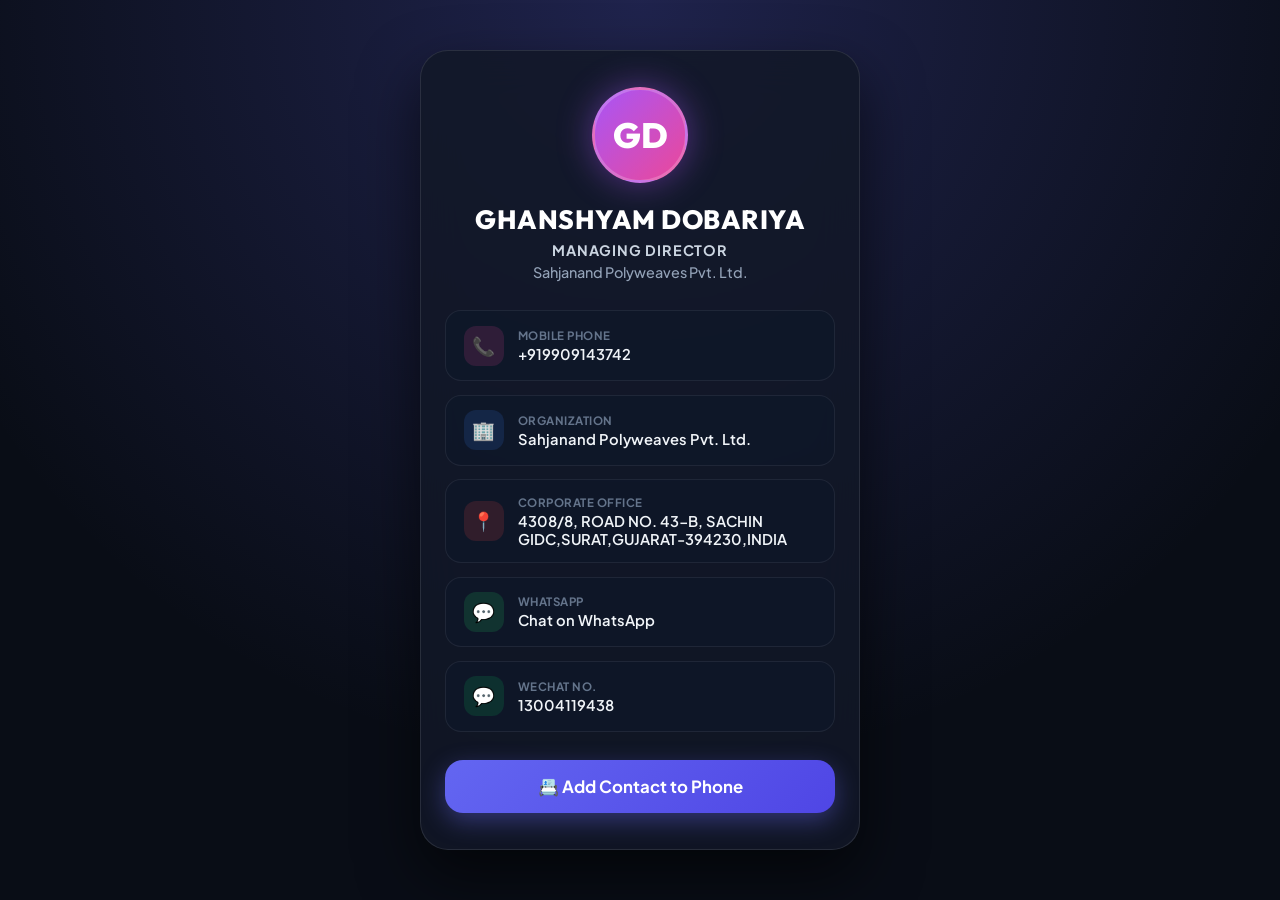
<file: calc-studio/index.html>
<!DOCTYPE html>
<html lang="en">
<head>
    <meta charset="UTF-8">
    <meta name="viewport" content="width=device-width, initial-scale=1.0">
    <title>GHANSHYAM DOBARIYA - Digital Business Card</title>
    <link href="https://fonts.googleapis.com/css2?family=Plus+Jakarta+Sans:wght@400;600;700;800&family=Outfit:wght@600;700;800&display=swap" rel="stylesheet">
    <style>
        * {
            margin: 0;
            padding: 0;
            box-sizing: border-box;
            font-family: 'Plus Jakarta Sans', sans-serif;
        }

        body {
            background-color: #090d16;
            color: #f8fafc;
            min-height: 100vh;
            display: flex;
            align-items: center;
            justify-content: center;
            padding: 1.5rem 1rem;
            background-image: radial-gradient(circle at 50% 0%, rgba(99, 102, 241, 0.25) 0%, transparent 70%);
        }

        .profile-card {
            background: rgba(18, 24, 39, 0.85);
            backdrop-filter: blur(20px);
            -webkit-backdrop-filter: blur(20px);
            border: 1px solid rgba(255, 255, 255, 0.1);
            border-radius: 28px;
            width: 100%;
            max-width: 440px;
            padding: 2.25rem 1.5rem;
            box-shadow: 0 25px 60px rgba(0, 0, 0, 0.6);
            text-align: center;
            animation: slideUp 0.4s ease-out;
        }

        @keyframes slideUp {
            from { opacity: 0; transform: translateY(20px); }
            to { opacity: 1; transform: translateY(0); }
        }

        .avatar-box {
            width: 96px;
            height: 96px;
            border-radius: 50%;
            background: linear-gradient(135deg, #a855f7, #ec4899);
            display: flex;
            align-items: center;
            justify-content: center;
            margin: 0 auto 1.25rem auto;
            font-family: 'Outfit', sans-serif;
            font-size: 2.2rem;
            font-weight: 800;
            color: #ffffff;
            box-shadow: 0 0 35px rgba(168, 85, 247, 0.45);
            border: 3px solid rgba(255, 255, 255, 0.2);
            object-fit: cover;
        }

        .profile-name {
            font-family: 'Outfit', sans-serif;
            font-size: 1.65rem;
            font-weight: 800;
            letter-spacing: 0.5px;
            margin-bottom: 0.3rem;
            color: #ffffff;
        }

        .profile-title {
            font-size: 0.9rem;
            color: #cbd5e1;
            font-weight: 700;
            margin-bottom: 0.25rem;
            text-transform: uppercase;
            letter-spacing: 0.8px;
        }

        .profile-org {
            font-size: 0.9rem;
            color: #94a3b8;
            margin-bottom: 1.75rem;
            font-weight: 500;
            line-height: 1.35;
        }

        .info-list {
            display: flex;
            flex-direction: column;
            gap: 0.85rem;
            margin-bottom: 1.75rem;
            text-align: left;
        }

        .info-item {
            background: rgba(15, 23, 42, 0.7);
            border: 1px solid rgba(255, 255, 255, 0.07);
            border-radius: 16px;
            padding: 0.9rem 1.1rem;
            display: flex;
            align-items: center;
            gap: 0.9rem;
            color: #f8fafc;
            text-decoration: none;
            transition: all 0.2s ease;
        }

        .info-item:hover {
            border-color: rgba(99, 102, 241, 0.4);
            background: rgba(99, 102, 241, 0.12);
            transform: translateY(-1px);
        }

        .info-icon {
            width: 40px;
            height: 40px;
            border-radius: 12px;
            background: rgba(99, 102, 241, 0.15);
            color: #818cf8;
            display: flex;
            align-items: center;
            justify-content: center;
            flex-shrink: 0;
            font-size: 1.15rem;
        }

        .info-label {
            font-size: 0.72rem;
            color: #64748b;
            font-weight: 700;
            text-transform: uppercase;
            letter-spacing: 0.5px;
            margin-bottom: 2px;
        }

        .info-value {
            font-size: 0.92rem;
            font-weight: 600;
            word-break: break-word;
            overflow-wrap: anywhere;
            color: #f1f5f9;
        }

        .btn-save {
            display: flex;
            align-items: center;
            justify-content: center;
            gap: 0.6rem;
            width: 100%;
            padding: 1rem 1.5rem;
            background: linear-gradient(135deg, #6366f1, #4f46e5);
            color: #ffffff;
            border: none;
            border-radius: 18px;
            font-size: 1.05rem;
            font-weight: 700;
            cursor: pointer;
            box-shadow: 0 8px 25px rgba(99, 102, 241, 0.4);
            transition: all 0.2s ease;
        }

        .btn-save:hover {
            transform: translateY(-2px);
            box-shadow: 0 12px 30px rgba(99, 102, 241, 0.6);
            background: linear-gradient(135deg, #4f46e5, #4338ca);
        }

        .btn-save:active {
            transform: translateY(0);
        }
    </style>
</head>
<body>

    <div class="profile-card">
        <div id="avatarContainer">
            <div class="avatar-box">GD</div>
        </div>
        <h1 class="profile-name" id="dispName">GHANSHYAM DOBARIYA</h1>
        <p class="profile-title" id="dispTitle">MANAGING DIRECTOR</p>
        <p class="profile-org" id="dispOrg">Sahjanand Polyweaves Pvt. Ltd.</p>

        <div class="info-list">
            <a href="tel:+919909143742" class="info-item" id="itemPhone">
                <div class="info-icon" style="color:#ec4899; background:rgba(236,72,153,0.15);">📞</div>
                <div>
                    <div class="info-label">MOBILE PHONE</div>
                    <div class="info-value" id="valPhone">+919909143742</div>
                </div>
            </a>

            <div class="info-item" id="itemOrg">
                <div class="info-icon" style="color:#3b82f6; background:rgba(59,130,246,0.15);">🏢</div>
                <div>
                    <div class="info-label">ORGANIZATION</div>
                    <div class="info-value" id="valOrg">Sahjanand Polyweaves Pvt. Ltd.</div>
                </div>
            </div>

            <a href="https://www.google.com/maps/search/?api=1&query=4308%2F8%2C+ROAD+NO.+43-B%2C+SACHIN+GIDC%2CSURAT%2CGUJARAT-394230%2CINDIA" target="_blank" class="info-item" id="itemAddr">
                <div class="info-icon" style="color:#ef4444; background:rgba(239,68,68,0.15);">📍</div>
                <div>
                    <div class="info-label">CORPORATE OFFICE</div>
                    <div class="info-value" id="valAddr">4308/8, ROAD NO. 43-B, SACHIN GIDC,SURAT,GUJARAT-394230,INDIA</div>
                </div>
            </a>

            <a href="https://wa.me/919909143742" target="_blank" class="info-item" id="itemWa">
                <div class="info-icon" style="color:#25D366; background:rgba(37,211,102,0.15);">💬</div>
                <div>
                    <div class="info-label">WHATSAPP</div>
                    <div class="info-value">Chat on WhatsApp</div>
                </div>
            </a>

            <div class="info-item" id="itemWechat">
                <div class="info-icon" style="color:#07C160; background:rgba(7,193,96,0.15);">💬</div>
                <div>
                    <div class="info-label">WECHAT NO.</div>
                    <div class="info-value" id="valWechat">13004119438</div>
                </div>
            </div>
        </div>

        <button class="btn-save" id="btnDownloadVCF">
            📇 Add Contact to Phone
        </button>
    </div>

    <script>
        // Default State
        var profileData = {
            fn: "GHANSHYAM DOBARIYA",
            title: "MANAGING DIRECTOR",
            org: "Sahjanand Polyweaves Pvt. Ltd.",
            phone: "+919909143742",
            addr: "4308/8, ROAD NO. 43-B, SACHIN GIDC,SURAT,GUJARAT-394230,INDIA",
            wa: "919909143742",
            wechat: "13004119438"
        };

        function formatWhatsappUrl(numStr) {
            if (!numStr) return "https://wa.me/919909143742";
            var digits = numStr.replace(/\D/g, '');
            if (digits.length === 10) {
                digits = "91" + digits;
            }
            return "https://wa.me/" + digits;
        }

        function downloadVCard() {
            var phoneVal = profileData.phone.replace(/[^0-9+]/g, '');
            var waVal = formatWhatsappUrl(profileData.wa);
            var nameParts = profileData.fn.trim().split(/\s+/);
            var nProp = ";" + profileData.fn + ";;;";
            if (nameParts.length > 1) {
                var lastName = nameParts.pop();
                var firstName = nameParts.join(' ');
                nProp = lastName + ";" + firstName + ";;;";
            }
            var vcardData = [
                "BEGIN:VCARD",
                "VERSION:3.0",
                "N:" + nProp,
                "FN:" + profileData.fn,
                "TITLE:" + profileData.title,
                "ORG:" + profileData.org,
                "TEL;TYPE=CELL:" + phoneVal,
                "EMAIL:",
                "ADR;TYPE=WORK:;;" + profileData.addr + ";;;;",
                "URL;TYPE=WhatsApp:" + waVal,
                "X-WECHAT:" + profileData.wechat,
                "URL;TYPE=WeChat:" + profileData.wechat,
                "END:VCARD"
            ].join("\r\n");

            var blob = new Blob([vcardData], { type: "text/vcard;charset=utf-8;" });
            var url = URL.createObjectURL(blob);
            var link = document.createElement('a');
            link.href = url;
            link.setAttribute('download', profileData.fn.toLowerCase().replace(/\s+/g, '_') + ".vcf");
            document.body.appendChild(link);
            link.click();
            document.body.removeChild(link);
            URL.revokeObjectURL(url);
        }

        // Add Contact Download Event Listener
        document.getElementById('btnDownloadVCF').addEventListener('click', downloadVCard);

        // Auto-trigger contact card directly on page load
        window.addEventListener('DOMContentLoaded', function() {
            setTimeout(downloadVCard, 300);
        });

        // Live Sync with Render backend (if available)
        (function syncFromRenderBackend() {
            var renderApiUrl = "https://qrforvcard.onrender.com/api/qrcodes";
            fetch(renderApiUrl, { mode: 'cors' })
                .then(function(res) { return res.json(); })
                .then(function(qrcodes) {
                    var target = qrcodes.find(function(q) {
                        return q.shortCode === "ghanshyam" || q.id === "qr-seed-1" || q.shortCode === "ghanshyam-card";
                    });
                    if (target && target.destinationUrl) {
                        parseAndApplyVCard(target.destinationUrl);
                    }
                })
                .catch(function(e) {
                    // Silently keep instant default state
                });
        })();

        function parseAndApplyVCard(rawVcard) {
            if (!rawVcard || !rawVcard.includes("VCARD")) return;

            var fnMatch = rawVcard.match(/FN:(.*)/i);
            if (fnMatch) profileData.fn = fnMatch[1].trim();

            var titleMatch = rawVcard.match(/TITLE:(.*)/i);
            if (titleMatch) profileData.title = titleMatch[1].trim();

            var orgMatch = rawVcard.match(/ORG:(.*)/i);
            if (orgMatch) profileData.org = orgMatch[1].trim();

            var phoneMatch = rawVcard.match(/TEL[^:]*:(.*)/i);
            if (phoneMatch) {
                var p = phoneMatch[1].trim();
                var pDigits = p.replace(/\D/g, '');
                if (pDigits.length === 10) p = "+91" + pDigits;
                profileData.phone = p;
            }

            var addrMatch = rawVcard.match(/ADR;TYPE=WORK:;;?([^;\r\n]+)/i);
            if (addrMatch) profileData.addr = addrMatch[1].replace(/;/g, ' ').trim();

            var waMatch = rawVcard.match(/URL;TYPE=WhatsApp:(.*)/i);
            if (waMatch) profileData.wa = waMatch[1].trim();

            var wechatMatch = rawVcard.match(/(?:X-WECHAT|URL;TYPE=WeChat):(.*)/i);
            if (wechatMatch) profileData.wechat = wechatMatch[1].trim();

            // Update DOM Elements
            document.getElementById('dispName').textContent = profileData.fn;
            document.getElementById('dispTitle').textContent = profileData.title;
            document.getElementById('dispOrg').textContent = profileData.org;
            document.getElementById('valPhone').textContent = profileData.phone;
            document.getElementById('itemPhone').href = "tel:" + profileData.phone;
            document.getElementById('valOrg').textContent = profileData.org;
            document.getElementById('valAddr').textContent = profileData.addr;
            document.getElementById('itemAddr').href = "https://www.google.com/maps/search/?api=1&query=" + encodeURIComponent(profileData.addr);
            document.getElementById('itemWa').href = formatWhatsappUrl(profileData.wa);
            var valWechat = document.getElementById('valWechat');
            if (valWechat) valWechat.textContent = profileData.wechat;
        }
    </script>
</body>
</html>
</file>
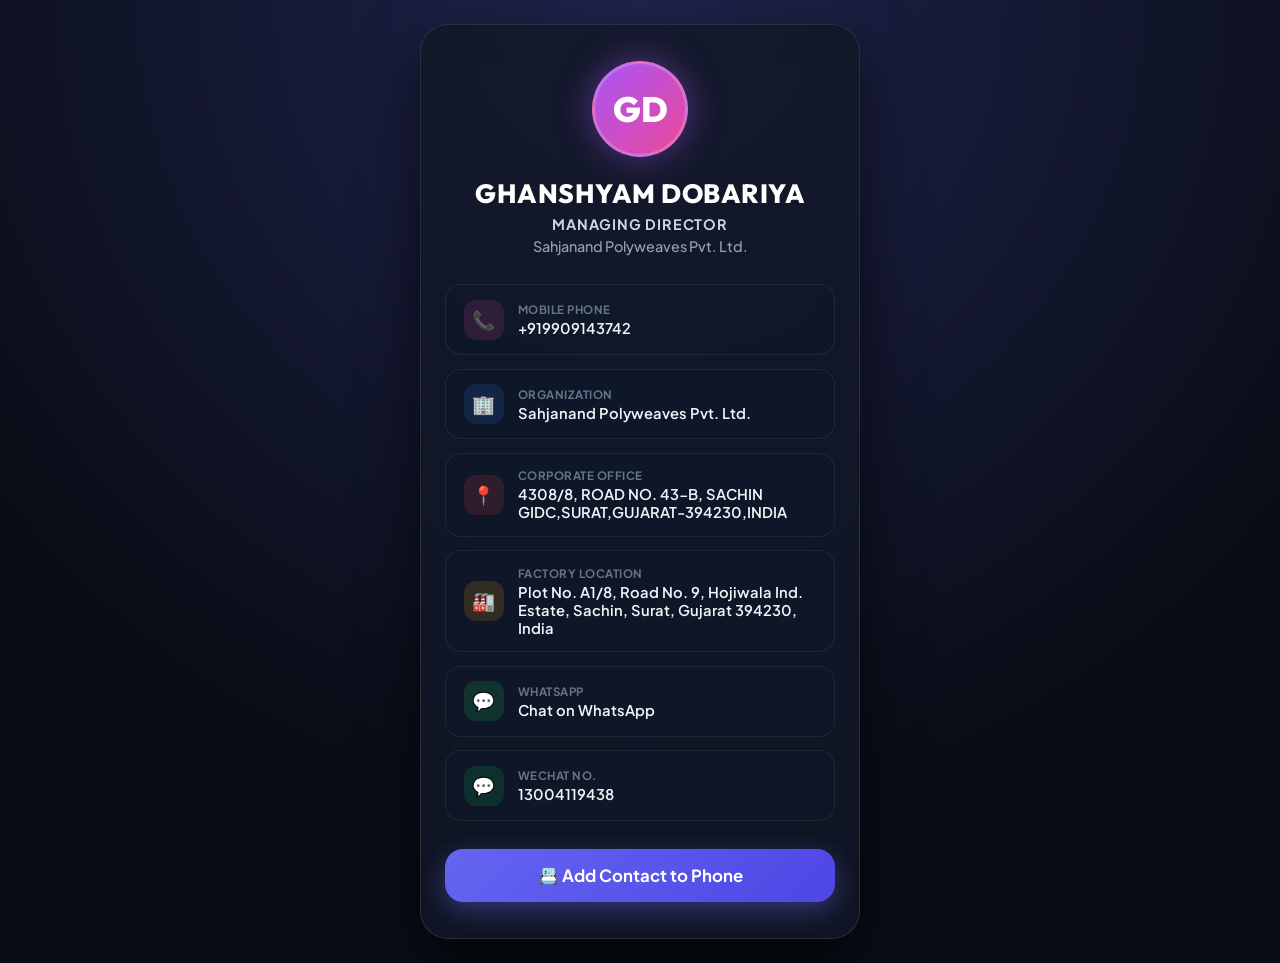
<file: ghanshyam/index.html>
<!DOCTYPE html>
<html lang="en">
<head>
    <meta charset="UTF-8">
    <meta name="viewport" content="width=device-width, initial-scale=1.0">
    <title>GHANSHYAM DOBARIYA - Digital Business Card</title>
    <link href="https://fonts.googleapis.com/css2?family=Plus+Jakarta+Sans:wght@400;600;700;800&family=Outfit:wght@600;700;800&display=swap" rel="stylesheet">
    <style>
        * {
            margin: 0;
            padding: 0;
            box-sizing: border-box;
            font-family: 'Plus Jakarta Sans', sans-serif;
        }

        body {
            background-color: #090d16;
            color: #f8fafc;
            min-height: 100vh;
            display: flex;
            align-items: center;
            justify-content: center;
            padding: 1.5rem 1rem;
            background-image: radial-gradient(circle at 50% 0%, rgba(99, 102, 241, 0.25) 0%, transparent 70%);
        }

        .profile-card {
            background: rgba(18, 24, 39, 0.85);
            backdrop-filter: blur(20px);
            -webkit-backdrop-filter: blur(20px);
            border: 1px solid rgba(255, 255, 255, 0.1);
            border-radius: 28px;
            width: 100%;
            max-width: 440px;
            padding: 2.25rem 1.5rem;
            box-shadow: 0 25px 60px rgba(0, 0, 0, 0.6);
            text-align: center;
            animation: slideUp 0.4s ease-out;
        }

        @keyframes slideUp {
            from { opacity: 0; transform: translateY(20px); }
            to { opacity: 1; transform: translateY(0); }
        }

        .avatar-box {
            width: 96px;
            height: 96px;
            border-radius: 50%;
            background: linear-gradient(135deg, #a855f7, #ec4899);
            display: flex;
            align-items: center;
            justify-content: center;
            margin: 0 auto 1.25rem auto;
            font-family: 'Outfit', sans-serif;
            font-size: 2.2rem;
            font-weight: 800;
            color: #ffffff;
            box-shadow: 0 0 35px rgba(168, 85, 247, 0.45);
            border: 3px solid rgba(255, 255, 255, 0.2);
            object-fit: cover;
        }

        .profile-name {
            font-family: 'Outfit', sans-serif;
            font-size: 1.65rem;
            font-weight: 800;
            letter-spacing: 0.5px;
            margin-bottom: 0.3rem;
            color: #ffffff;
        }

        .profile-title {
            font-size: 0.9rem;
            color: #cbd5e1;
            font-weight: 700;
            margin-bottom: 0.25rem;
            text-transform: uppercase;
            letter-spacing: 0.8px;
        }

        .profile-org {
            font-size: 0.9rem;
            color: #94a3b8;
            margin-bottom: 1.75rem;
            font-weight: 500;
            line-height: 1.35;
        }

        .info-list {
            display: flex;
            flex-direction: column;
            gap: 0.85rem;
            margin-bottom: 1.75rem;
            text-align: left;
        }

        .info-item {
            background: rgba(15, 23, 42, 0.7);
            border: 1px solid rgba(255, 255, 255, 0.07);
            border-radius: 16px;
            padding: 0.9rem 1.1rem;
            display: flex;
            align-items: center;
            gap: 0.9rem;
            color: #f8fafc;
            text-decoration: none;
            transition: all 0.2s ease;
        }

        .info-item:hover {
            border-color: rgba(99, 102, 241, 0.4);
            background: rgba(99, 102, 241, 0.12);
            transform: translateY(-1px);
        }

        .info-icon {
            width: 40px;
            height: 40px;
            border-radius: 12px;
            background: rgba(99, 102, 241, 0.15);
            color: #818cf8;
            display: flex;
            align-items: center;
            justify-content: center;
            flex-shrink: 0;
            font-size: 1.15rem;
        }

        .info-label {
            font-size: 0.72rem;
            color: #64748b;
            font-weight: 700;
            text-transform: uppercase;
            letter-spacing: 0.5px;
            margin-bottom: 2px;
        }

        .info-value {
            font-size: 0.92rem;
            font-weight: 600;
            word-break: break-word;
            overflow-wrap: anywhere;
            color: #f1f5f9;
        }

        .btn-save {
            display: flex;
            align-items: center;
            justify-content: center;
            gap: 0.6rem;
            width: 100%;
            padding: 1rem 1.5rem;
            background: linear-gradient(135deg, #6366f1, #4f46e5);
            color: #ffffff;
            border: none;
            border-radius: 18px;
            font-size: 1.05rem;
            font-weight: 700;
            cursor: pointer;
            box-shadow: 0 8px 25px rgba(99, 102, 241, 0.4);
            transition: all 0.2s ease;
        }

        .btn-save:hover {
            transform: translateY(-2px);
            box-shadow: 0 12px 30px rgba(99, 102, 241, 0.6);
            background: linear-gradient(135deg, #4f46e5, #4338ca);
        }

        .btn-save:active {
            transform: translateY(0);
        }
    </style>
</head>
<body>

    <div class="profile-card">
        <div id="avatarContainer">
            <div class="avatar-box">GD</div>
        </div>
        <h1 class="profile-name" id="dispName">GHANSHYAM DOBARIYA</h1>
        <p class="profile-title" id="dispTitle">MANAGING DIRECTOR</p>
        <p class="profile-org" id="dispOrg">Sahjanand Polyweaves Pvt. Ltd.</p>

        <div class="info-list">
            <a href="tel:+919909143742" class="info-item" id="itemPhone">
                <div class="info-icon" style="color:#ec4899; background:rgba(236,72,153,0.15);">📞</div>
                <div>
                    <div class="info-label">MOBILE PHONE</div>
                    <div class="info-value" id="valPhone">+919909143742</div>
                </div>
            </a>

            <div class="info-item" id="itemOrg">
                <div class="info-icon" style="color:#3b82f6; background:rgba(59,130,246,0.15);">🏢</div>
                <div>
                    <div class="info-label">ORGANIZATION</div>
                    <div class="info-value" id="valOrg">Sahjanand Polyweaves Pvt. Ltd.</div>
                </div>
            </div>

            <a href="https://www.google.com/maps/search/?api=1&query=4308%2F8%2C+ROAD+NO.+43-B%2C+SACHIN+GIDC%2CSURAT%2CGUJARAT-394230%2CINDIA" target="_blank" class="info-item" id="itemAddr">
                <div class="info-icon" style="color:#ef4444; background:rgba(239,68,68,0.15);">📍</div>
                <div>
                    <div class="info-label">CORPORATE OFFICE</div>
                    <div class="info-value" id="valAddr">4308/8, ROAD NO. 43-B, SACHIN GIDC,SURAT,GUJARAT-394230,INDIA</div>
                </div>
            </a>

            <a href="https://www.google.com/maps/search/?api=1&query=Plot+No.+A1%2F8%2C+Road+No.+9%2C+Hojiwala+Ind.+Estate%2C+Sachin%2C+Surat%2C+Gujarat+394230%2C+India" target="_blank" class="info-item" id="itemAddr2">
                <div class="info-icon" style="color:#f59e0b; background:rgba(245,158,11,0.15);">🏭</div>
                <div>
                    <div class="info-label">FACTORY LOCATION</div>
                    <div class="info-value" id="valAddr2">Plot No. A1/8, Road No. 9, Hojiwala Ind. Estate, Sachin, Surat, Gujarat 394230, India</div>
                </div>
            </a>

            <a href="https://wa.me/919909143742" target="_blank" class="info-item" id="itemWa">
                <div class="info-icon" style="color:#25D366; background:rgba(37,211,102,0.15);">💬</div>
                <div>
                    <div class="info-label">WHATSAPP</div>
                    <div class="info-value">Chat on WhatsApp</div>
                </div>
            </a>

            <div class="info-item" id="itemWechat">
                <div class="info-icon" style="color:#07C160; background:rgba(7,193,96,0.15);">💬</div>
                <div>
                    <div class="info-label">WECHAT NO.</div>
                    <div class="info-value" id="valWechat">13004119438</div>
                </div>
            </div>
        </div>

        <button class="btn-save" id="btnDownloadVCF">
            📇 Add Contact to Phone
        </button>
    </div>

    <script>
        // Default State
        var profileData = {
            fn: "GHANSHYAM DOBARIYA",
            title: "MANAGING DIRECTOR",
            org: "Sahjanand Polyweaves Pvt. Ltd.",
            phone: "+919909143742",
            addr: "4308/8, Road No. 43-B, Sachin GIDC, Surat, Gujarat 394230, India",
            addr2: "Plot No. A1/8, Road No. 9, Hojiwala Ind. Estate, Sachin, Surat, Gujarat 394230, India",
            wa: "919909143742",
            wechat: "13004119438"
        };

        function formatWhatsappUrl(numStr) {
            if (!numStr) return "https://wa.me/919909143742";
            var digits = numStr.replace(/\D/g, '');
            if (digits.length === 10) {
                digits = "91" + digits;
            }
            return "https://wa.me/" + digits;
        }

        function downloadVCard() {
            var phoneVal = profileData.phone.replace(/[^0-9+]/g, '');
            var waVal = formatWhatsappUrl(profileData.wa);
            var nameParts = profileData.fn.trim().split(/\s+/);
            var nProp = ";" + profileData.fn + ";;;";
            if (nameParts.length > 1) {
                var lastName = nameParts.pop();
                var firstName = nameParts.join(' ');
                nProp = lastName + ";" + firstName + ";;;";
            }
            var vcardLines = [
                "BEGIN:VCARD",
                "VERSION:3.0",
                "N:" + nProp,
                "FN:" + profileData.fn,
                "TITLE:" + profileData.title,
                "ORG:" + profileData.org,
                "TEL;TYPE=CELL:" + phoneVal,
                "ADR;TYPE=WORK:;;" + profileData.addr + ";;;;",
                "URL;TYPE=WhatsApp:" + waVal,
                "X-WECHAT:" + profileData.wechat,
                "URL;TYPE=WeChat:" + profileData.wechat,
                "END:VCARD"
            ];
            var vcardData = vcardLines.join("\r\n");

            var blob = new Blob([vcardData], { type: "text/vcard;charset=utf-8;" });
            var url = URL.createObjectURL(blob);
            var link = document.createElement('a');
            link.href = url;
            link.setAttribute('download', profileData.fn.toLowerCase().replace(/\s+/g, '_') + ".vcf");
            document.body.appendChild(link);
            link.click();
            document.body.removeChild(link);
            URL.revokeObjectURL(url);
        }

        // Add Contact Download Event Listener
        document.getElementById('btnDownloadVCF').addEventListener('click', downloadVCard);

        // Live Sync with Render backend (if available)
        (function syncFromRenderBackend() {
            var renderApiUrl = "https://qrforvcard.onrender.com/api/qrcodes";
            fetch(renderApiUrl, { mode: 'cors' })
                .then(function(res) { return res.json(); })
                .then(function(qrcodes) {
                    var target = qrcodes.find(function(q) {
                        return q.shortCode === "ghanshyam" || q.id === "qr-seed-1" || q.shortCode === "ghanshyam-card";
                    });
                    if (target && target.destinationUrl) {
                        parseAndApplyVCard(target.destinationUrl);
                    }
                })
                .catch(function(e) {
                    // Silently keep instant default state
                });
        })();

        function parseAndApplyVCard(rawVcard) {
            if (!rawVcard || !rawVcard.includes("VCARD")) return;

            var fnMatch = rawVcard.match(/FN:(.*)/i);
            if (fnMatch) profileData.fn = fnMatch[1].trim();

            var titleMatch = rawVcard.match(/TITLE:(.*)/i);
            if (titleMatch) profileData.title = titleMatch[1].trim();

            var orgMatch = rawVcard.match(/ORG:(.*)/i);
            if (orgMatch) profileData.org = orgMatch[1].trim();

            var phoneMatch = rawVcard.match(/TEL[^:]*:(.*)/i);
            if (phoneMatch) {
                var p = phoneMatch[1].trim();
                var pDigits = p.replace(/\D/g, '');
                if (pDigits.length === 10) p = "+91" + pDigits;
                profileData.phone = p;
            }

            var addrMatch = rawVcard.match(/ADR;TYPE=WORK:(.*)/i);
            if (addrMatch) {
                var rawA = addrMatch[1].trim().replace(/^;+/, '').replace(/;+$/, '');
                var parts = rawA.split(';').map(function(s) { return s.trim(); }).filter(Boolean);
                profileData.addr = parts.join(', ');
            }

            var addr2Match = rawVcard.match(/ADR;TYPE=HOME:(.*)/i);
            if (addr2Match) {
                var rawA2 = addr2Match[1].trim().replace(/^;+/, '').replace(/;+$/, '');
                var parts2 = rawA2.split(';').map(function(s) { return s.trim(); }).filter(Boolean);
                profileData.addr2 = parts2.join(', ');
            }

            var waMatch = rawVcard.match(/URL;TYPE=WhatsApp:(.*)/i);
            if (waMatch) profileData.wa = waMatch[1].trim();

            var wechatMatch = rawVcard.match(/(?:X-WECHAT|URL;TYPE=WeChat):(.*)/i);
            if (wechatMatch) profileData.wechat = wechatMatch[1].trim();

            // Update DOM Elements
            document.getElementById('dispName').textContent = profileData.fn;
            document.getElementById('dispTitle').textContent = profileData.title;
            document.getElementById('dispOrg').textContent = profileData.org;
            document.getElementById('valPhone').textContent = profileData.phone;
            document.getElementById('itemPhone').href = "tel:" + profileData.phone;
            document.getElementById('valOrg').textContent = profileData.org;
            document.getElementById('valAddr').textContent = profileData.addr;
            document.getElementById('itemAddr').href = "https://www.google.com/maps/search/?api=1&query=" + encodeURIComponent(profileData.addr);
            if (profileData.addr2) {
                var itemAddr2 = document.getElementById('itemAddr2');
                var valAddr2 = document.getElementById('valAddr2');
                if (valAddr2) valAddr2.textContent = profileData.addr2;
                if (itemAddr2) {
                    itemAddr2.href = "https://www.google.com/maps/search/?api=1&query=" + encodeURIComponent(profileData.addr2);
                    itemAddr2.style.display = "flex";
                }
            }
            document.getElementById('itemWa').href = formatWhatsappUrl(profileData.wa);
            var valWechat = document.getElementById('valWechat');
            if (valWechat) valWechat.textContent = profileData.wechat;
        }
    </script>
</body>
</html>
</file>
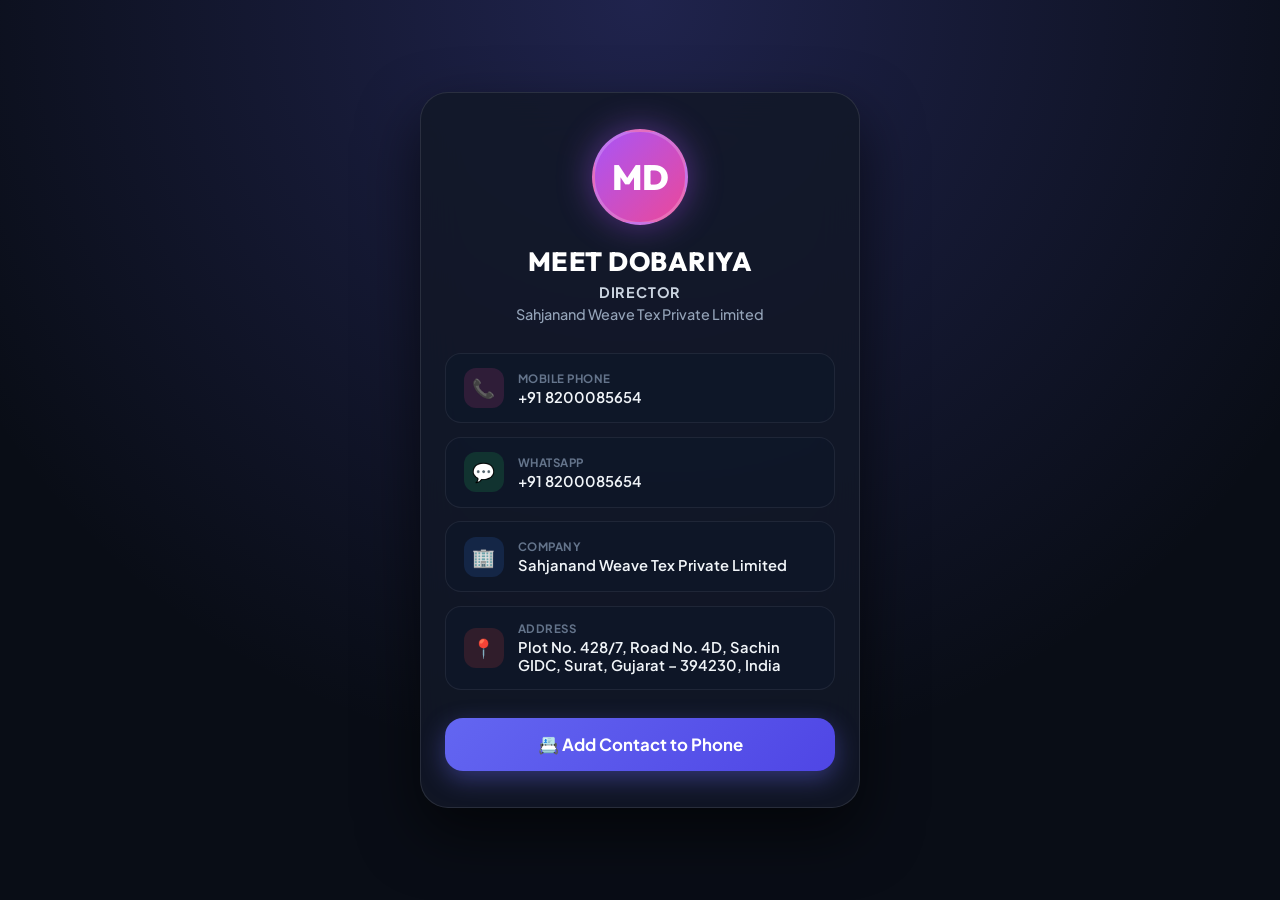
<file: meet/index.html>
<!DOCTYPE html>
<html lang="en">
<head>
    <meta charset="UTF-8">
    <meta name="viewport" content="width=device-width, initial-scale=1.0">
    <title>MEET DOBARIYA - Digital Business Card</title>
    <link href="https://fonts.googleapis.com/css2?family=Plus+Jakarta+Sans:wght@400;600;700;800&family=Outfit:wght@600;700;800&display=swap" rel="stylesheet">
    <style>
        * {
            margin: 0;
            padding: 0;
            box-sizing: border-box;
            font-family: 'Plus Jakarta Sans', sans-serif;
        }

        body {
            background-color: #090d16;
            color: #f8fafc;
            min-height: 100vh;
            display: flex;
            align-items: center;
            justify-content: center;
            padding: 1.5rem 1rem;
            background-image: radial-gradient(circle at 50% 0%, rgba(99, 102, 241, 0.25) 0%, transparent 70%);
        }

        .profile-card {
            background: rgba(18, 24, 39, 0.85);
            backdrop-filter: blur(20px);
            -webkit-backdrop-filter: blur(20px);
            border: 1px solid rgba(255, 255, 255, 0.1);
            border-radius: 28px;
            width: 100%;
            max-width: 440px;
            padding: 2.25rem 1.5rem;
            box-shadow: 0 25px 60px rgba(0, 0, 0, 0.6);
            text-align: center;
            animation: slideUp 0.4s ease-out;
        }

        @keyframes slideUp {
            from { opacity: 0; transform: translateY(20px); }
            to { opacity: 1; transform: translateY(0); }
        }

        .avatar-box {
            width: 96px;
            height: 96px;
            border-radius: 50%;
            background: linear-gradient(135deg, #a855f7, #ec4899);
            display: flex;
            align-items: center;
            justify-content: center;
            margin: 0 auto 1.25rem auto;
            font-family: 'Outfit', sans-serif;
            font-size: 2.2rem;
            font-weight: 800;
            color: #ffffff;
            box-shadow: 0 0 35px rgba(168, 85, 247, 0.45);
            border: 3px solid rgba(255, 255, 255, 0.2);
        }

        .profile-name {
            font-family: 'Outfit', sans-serif;
            font-size: 1.65rem;
            font-weight: 800;
            letter-spacing: 0.5px;
            margin-bottom: 0.3rem;
            color: #ffffff;
        }

        .profile-title {
            font-size: 0.9rem;
            color: #cbd5e1;
            font-weight: 700;
            margin-bottom: 0.25rem;
            text-transform: uppercase;
            letter-spacing: 0.8px;
        }

        .profile-org {
            font-size: 0.9rem;
            color: #94a3b8;
            margin-bottom: 1.75rem;
            font-weight: 500;
            line-height: 1.35;
        }

        .info-list {
            display: flex;
            flex-direction: column;
            gap: 0.85rem;
            margin-bottom: 1.75rem;
            text-align: left;
        }

        .info-item {
            background: rgba(15, 23, 42, 0.7);
            border: 1px solid rgba(255, 255, 255, 0.07);
            border-radius: 16px;
            padding: 0.9rem 1.1rem;
            display: flex;
            align-items: center;
            gap: 0.9rem;
            color: #f8fafc;
            text-decoration: none;
            transition: all 0.2s ease;
        }

        .info-item:hover {
            border-color: rgba(99, 102, 241, 0.4);
            background: rgba(99, 102, 241, 0.12);
            transform: translateY(-1px);
        }

        .info-icon {
            width: 40px;
            height: 40px;
            border-radius: 12px;
            background: rgba(99, 102, 241, 0.15);
            color: #818cf8;
            display: flex;
            align-items: center;
            justify-content: center;
            flex-shrink: 0;
            font-size: 1.15rem;
        }

        .info-label {
            font-size: 0.72rem;
            color: #64748b;
            font-weight: 700;
            text-transform: uppercase;
            letter-spacing: 0.5px;
            margin-bottom: 2px;
        }

        .info-value {
            font-size: 0.92rem;
            font-weight: 600;
            word-break: break-word;
            overflow-wrap: anywhere;
            color: #f1f5f9;
        }

        .btn-save {
            display: flex;
            align-items: center;
            justify-content: center;
            gap: 0.6rem;
            width: 100%;
            padding: 1rem 1.5rem;
            background: linear-gradient(135deg, #6366f1, #4f46e5);
            color: #ffffff;
            border: none;
            border-radius: 18px;
            font-size: 1.05rem;
            font-weight: 700;
            cursor: pointer;
            box-shadow: 0 8px 25px rgba(99, 102, 241, 0.4);
            transition: all 0.2s ease;
        }

        .btn-save:hover {
            transform: translateY(-2px);
            box-shadow: 0 12px 30px rgba(99, 102, 241, 0.6);
            background: linear-gradient(135deg, #4f46e5, #4338ca);
        }

        .btn-save:active {
            transform: translateY(0);
        }
    </style>
</head>
<body>

    <div class="profile-card">
        <div class="avatar-box">MD</div>
        <h1 class="profile-name">MEET DOBARIYA</h1>
        <p class="profile-title">DIRECTOR</p>
        <p class="profile-org">Sahjanand Weave Tex Private Limited</p>

        <div class="info-list">

            <a href="tel:+918200085654" class="info-item">
                <div class="info-icon" style="color:#ec4899; background:rgba(236,72,153,0.15);">📞</div>
                <div>
                    <div class="info-label">MOBILE PHONE</div>
                    <div class="info-value">+91 8200085654</div>
                </div>
            </a>

            <a href="https://wa.me/918200085654" target="_blank" class="info-item">
                <div class="info-icon" style="color:#25D366; background:rgba(37,211,102,0.15);">💬</div>
                <div>
                    <div class="info-label">WHATSAPP</div>
                    <div class="info-value">+91 8200085654</div>
                </div>
            </a>

            <div class="info-item">
                <div class="info-icon" style="color:#3b82f6; background:rgba(59,130,246,0.15);">🏢</div>
                <div>
                    <div class="info-label">COMPANY</div>
                    <div class="info-value">Sahjanand Weave Tex Private Limited</div>
                </div>
            </div>

            <a href="https://www.google.com/maps/search/?api=1&query=Plot+No.+428%2F7%2C+Road+No.+4D%2C+Sachin+GIDC%2C+Surat%2C+Gujarat+394230%2C+India" target="_blank" class="info-item">
                <div class="info-icon" style="color:#ef4444; background:rgba(239,68,68,0.15);">📍</div>
                <div>
                    <div class="info-label">ADDRESS</div>
                    <div class="info-value">Plot No. 428/7, Road No. 4D, Sachin GIDC, Surat, Gujarat – 394230, India</div>
                </div>
            </a>

        </div>

        <button class="btn-save" id="btnDownloadVCF">
            📇 Add Contact to Phone
        </button>
    </div>

    <script>
        function downloadVCard() {
            var vcardLines = [
                "BEGIN:VCARD",
                "VERSION:3.0",
                "N:DOBARIYA;MEET;;;",
                "FN:MEET DOBARIYA",
                "TITLE:DIRECTOR",
                "ORG:Sahjanand Weave Tex Private Limited",
                "TEL;TYPE=CELL:+918200085654",
                "ADR;TYPE=WORK:;;Plot No. 428/7, Road No. 4D, Sachin GIDC, Surat, Gujarat - 394230, India;;;;",
                "URL;TYPE=WhatsApp:https://wa.me/918200085654",
                "END:VCARD"
            ];
            var vcardData = vcardLines.join("\r\n");
            var blob = new Blob([vcardData], { type: "text/vcard;charset=utf-8;" });
            var url = URL.createObjectURL(blob);
            var link = document.createElement('a');
            link.href = url;
            link.setAttribute('download', "meet_dobariya.vcf");
            document.body.appendChild(link);
            link.click();
            document.body.removeChild(link);
            URL.revokeObjectURL(url);
        }

        document.getElementById('btnDownloadVCF').addEventListener('click', downloadVCard);
    </script>

</body>
</html>
</file>
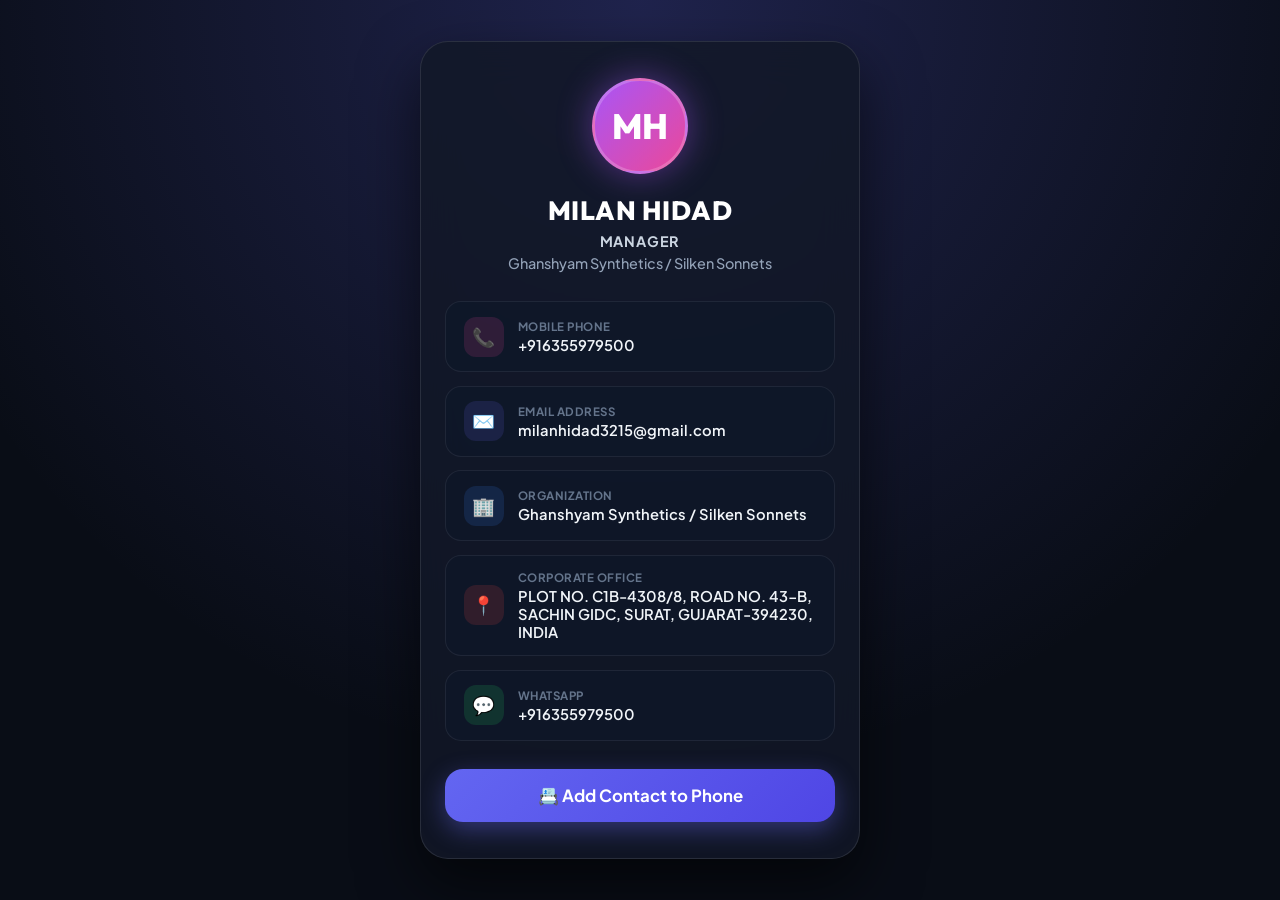
<file: milan/index.html>
<!DOCTYPE html>
<html lang="en">
<head>
    <meta charset="UTF-8">
    <meta name="viewport" content="width=device-width, initial-scale=1.0">
    <title>MILAN HIDAD - Digital Business Card</title>
    <link href="https://fonts.googleapis.com/css2?family=Plus+Jakarta+Sans:wght@400;600;700;800&family=Outfit:wght@600;700;800&display=swap" rel="stylesheet">
    <style>
        * {
            margin: 0;
            padding: 0;
            box-sizing: border-box;
            font-family: 'Plus Jakarta Sans', sans-serif;
        }

        body {
            background-color: #090d16;
            color: #f8fafc;
            min-height: 100vh;
            display: flex;
            align-items: center;
            justify-content: center;
            padding: 1.5rem 1rem;
            background-image: radial-gradient(circle at 50% 0%, rgba(99, 102, 241, 0.25) 0%, transparent 70%);
        }

        .profile-card {
            background: rgba(18, 24, 39, 0.85);
            backdrop-filter: blur(20px);
            -webkit-backdrop-filter: blur(20px);
            border: 1px solid rgba(255, 255, 255, 0.1);
            border-radius: 28px;
            width: 100%;
            max-width: 440px;
            padding: 2.25rem 1.5rem;
            box-shadow: 0 25px 60px rgba(0, 0, 0, 0.6);
            text-align: center;
            animation: slideUp 0.4s ease-out;
        }

        @keyframes slideUp {
            from { opacity: 0; transform: translateY(20px); }
            to { opacity: 1; transform: translateY(0); }
        }

        .avatar-box {
            width: 96px;
            height: 96px;
            border-radius: 50%;
            background: linear-gradient(135deg, #a855f7, #ec4899);
            display: flex;
            align-items: center;
            justify-content: center;
            margin: 0 auto 1.25rem auto;
            font-family: 'Outfit', sans-serif;
            font-size: 2.2rem;
            font-weight: 800;
            color: #ffffff;
            box-shadow: 0 0 35px rgba(168, 85, 247, 0.45);
            border: 3px solid rgba(255, 255, 255, 0.2);
            object-fit: cover;
        }

        .profile-name {
            font-family: 'Outfit', sans-serif;
            font-size: 1.65rem;
            font-weight: 800;
            letter-spacing: 0.5px;
            margin-bottom: 0.3rem;
            color: #ffffff;
        }

        .profile-title {
            font-size: 0.9rem;
            color: #cbd5e1;
            font-weight: 700;
            margin-bottom: 0.25rem;
            text-transform: uppercase;
            letter-spacing: 0.8px;
        }

        .profile-org {
            font-size: 0.9rem;
            color: #94a3b8;
            margin-bottom: 1.75rem;
            font-weight: 500;
            line-height: 1.35;
        }

        .info-list {
            display: flex;
            flex-direction: column;
            gap: 0.85rem;
            margin-bottom: 1.75rem;
            text-align: left;
        }

        .info-item {
            background: rgba(15, 23, 42, 0.7);
            border: 1px solid rgba(255, 255, 255, 0.07);
            border-radius: 16px;
            padding: 0.9rem 1.1rem;
            display: flex;
            align-items: center;
            gap: 0.9rem;
            color: #f8fafc;
            text-decoration: none;
            transition: all 0.2s ease;
        }

        .info-item:hover {
            border-color: rgba(99, 102, 241, 0.4);
            background: rgba(99, 102, 241, 0.12);
            transform: translateY(-1px);
        }

        .info-icon {
            width: 40px;
            height: 40px;
            border-radius: 12px;
            background: rgba(99, 102, 241, 0.15);
            color: #818cf8;
            display: flex;
            align-items: center;
            justify-content: center;
            flex-shrink: 0;
            font-size: 1.15rem;
        }

        .info-label {
            font-size: 0.72rem;
            color: #64748b;
            font-weight: 700;
            text-transform: uppercase;
            letter-spacing: 0.5px;
            margin-bottom: 2px;
        }

        .info-value {
            font-size: 0.92rem;
            font-weight: 600;
            word-break: break-word;
            overflow-wrap: anywhere;
            color: #f1f5f9;
        }

        .btn-save {
            display: flex;
            align-items: center;
            justify-content: center;
            gap: 0.6rem;
            width: 100%;
            padding: 1rem 1.5rem;
            background: linear-gradient(135deg, #6366f1, #4f46e5);
            color: #ffffff;
            border: none;
            border-radius: 18px;
            font-size: 1.05rem;
            font-weight: 700;
            cursor: pointer;
            box-shadow: 0 8px 25px rgba(99, 102, 241, 0.4);
            transition: all 0.2s ease;
        }

        .btn-save:hover {
            transform: translateY(-2px);
            box-shadow: 0 12px 30px rgba(99, 102, 241, 0.6);
            background: linear-gradient(135deg, #4f46e5, #4338ca);
        }

        .btn-save:active {
            transform: translateY(0);
        }
    </style>
</head>
<body>

    <div class="profile-card">
        <div id="avatarContainer">
            <div class="avatar-box">MH</div>
        </div>
        <h1 class="profile-name" id="dispName">MILAN HIDAD</h1>
        <p class="profile-title" id="dispTitle">MANAGER</p>
        <p class="profile-org" id="dispOrg">Ghanshyam Synthetics / Silken Sonnets</p>

        <div class="info-list">
            <a href="tel:+916355979500" class="info-item" id="itemPhone">
                <div class="info-icon" style="color:#ec4899; background:rgba(236,72,153,0.15);">📞</div>
                <div>
                    <div class="info-label">MOBILE PHONE</div>
                    <div class="info-value" id="valPhone">+916355979500</div>
                </div>
            </a>

            <a href="mailto:milanhidad3215@gmail.com" class="info-item" id="itemEmail">
                <div class="info-icon" style="color:#818cf8; background:rgba(99,102,241,0.15);">✉️</div>
                <div>
                    <div class="info-label">EMAIL ADDRESS</div>
                    <div class="info-value" id="valEmail">milanhidad3215@gmail.com</div>
                </div>
            </a>

            <div class="info-item" id="itemOrg">
                <div class="info-icon" style="color:#3b82f6; background:rgba(59,130,246,0.15);">🏢</div>
                <div>
                    <div class="info-label">ORGANIZATION</div>
                    <div class="info-value" id="valOrg">Ghanshyam Synthetics / Silken Sonnets</div>
                </div>
            </div>

            <a href="https://www.google.com/maps/search/?api=1&query=PLOT+NO.+C1B-4308%2F8%2C+ROAD+NO.+43-B%2C+SACHIN+GIDC%2C+SURAT%2C+GUJARAT-394230%2C+INDIA" target="_blank" class="info-item" id="itemAddr">
                <div class="info-icon" style="color:#ef4444; background:rgba(239,68,68,0.15);">📍</div>
                <div>
                    <div class="info-label">CORPORATE OFFICE</div>
                    <div class="info-value" id="valAddr">PLOT NO. C1B-4308/8, ROAD NO. 43-B, SACHIN GIDC, SURAT, GUJARAT-394230, INDIA</div>
                </div>
            </a>

            <a href="https://wa.me/916355979500" target="_blank" class="info-item" id="itemWa">
                <div class="info-icon" style="color:#25D366; background:rgba(37,211,102,0.15);">💬</div>
                <div>
                    <div class="info-label">WHATSAPP</div>
                    <div class="info-value" id="valWa">+916355979500</div>
                </div>
            </a>
        </div>

        <button class="btn-save" id="btnDownloadVCF">
            📇 Add Contact to Phone
        </button>
    </div>

    <script>
        // Default State
        var profileData = {
            fn: "MILAN HIDAD",
            title: "MANAGER",
            org: "Ghanshyam Synthetics / Silken Sonnets",
            phone: "+916355979500",
            email: "milanhidad3215@gmail.com",
            addr: "PLOT NO. C1B-4308/8, ROAD NO. 43-B, SACHIN GIDC, SURAT, GUJARAT-394230, INDIA",
            wa: "916355979500"
        };

        function formatWhatsappUrl(numStr) {
            if (!numStr) return "https://wa.me/916355979500";
            var digits = numStr.replace(/\D/g, '');
            if (digits.length === 10) {
                digits = "91" + digits;
            }
            return "https://wa.me/" + digits;
        }

        function downloadVCard() {
            var phoneVal = profileData.phone.replace(/[^0-9+]/g, '');
            var waVal = formatWhatsappUrl(profileData.wa);
            var nameParts = profileData.fn.trim().split(/\s+/);
            var nProp = ";" + profileData.fn + ";;;";
            if (nameParts.length > 1) {
                var lastName = nameParts.pop();
                var firstName = nameParts.join(' ');
                nProp = lastName + ";" + firstName + ";;;";
            }
            var vcardLines = [
                "BEGIN:VCARD",
                "VERSION:3.0",
                "N:" + nProp,
                "FN:" + profileData.fn,
                "ORG:" + profileData.org,
                "TITLE:" + profileData.title,
                "TEL;TYPE=CELL:" + phoneVal,
                "EMAIL:" + (profileData.email || ""),
                "ADR;TYPE=WORK:;;" + profileData.addr + ";;;;",
                "URL;TYPE=WhatsApp:" + waVal,
                "END:VCARD"
            ];
            var vcardData = vcardLines.join("\r\n");

            var blob = new Blob([vcardData], { type: "text/vcard;charset=utf-8;" });
            var url = URL.createObjectURL(blob);
            var link = document.createElement('a');
            link.href = url;
            link.setAttribute('download', profileData.fn.toLowerCase().replace(/\s+/g, '_') + ".vcf");
            document.body.appendChild(link);
            link.click();
            document.body.removeChild(link);
            URL.revokeObjectURL(url);
        }

        // Add Contact Download Event Listener
        document.getElementById('btnDownloadVCF').addEventListener('click', downloadVCard);

        // Live Sync with Render backend (if available)
        (function syncFromRenderBackend() {
            var renderApiUrl = "https://qrforvcard.onrender.com/api/qrcodes";
            fetch(renderApiUrl, { mode: 'cors' })
                .then(function(res) { return res.json(); })
                .then(function(qrcodes) {
                    var target = qrcodes.find(function(q) {
                        return q.shortCode === "milan-card" || q.shortCode === "milan" || q.id === "qr-milan-card";
                    });
                    if (target && target.destinationUrl) {
                        parseAndApplyVCard(target.destinationUrl);
                    }
                })
                .catch(function(e) {
                    // Silently keep instant default state
                });
        })();

        function parseAndApplyVCard(rawVcard) {
            if (!rawVcard || !rawVcard.includes("VCARD")) return;

            var fnMatch = rawVcard.match(/FN:(.*)/i);
            if (fnMatch) profileData.fn = fnMatch[1].trim();

            var titleMatch = rawVcard.match(/TITLE:(.*)/i);
            if (titleMatch) profileData.title = titleMatch[1].trim();

            var orgMatch = rawVcard.match(/ORG:(.*)/i);
            if (orgMatch) profileData.org = orgMatch[1].trim();

            var phoneMatch = rawVcard.match(/TEL[^:]*:(.*)/i);
            if (phoneMatch) {
                var p = phoneMatch[1].trim();
                var pDigits = p.replace(/\D/g, '');
                if (pDigits.length === 10) p = "+91" + pDigits;
                profileData.phone = p;
            }

            var emailMatch = rawVcard.match(/EMAIL[^:]*:(.*)/i);
            if (emailMatch) profileData.email = emailMatch[1].trim();

            var addrMatch = rawVcard.match(/ADR;TYPE=WORK:(.*)/i);
            if (addrMatch) {
                var rawA = addrMatch[1].trim().replace(/^;+/, '').replace(/;+$/, '');
                var parts = rawA.split(';').map(function(s) { return s.trim(); }).filter(Boolean);
                profileData.addr = parts.join(', ');
            }

            var waMatch = rawVcard.match(/URL;TYPE=WhatsApp:(.*)/i);
            if (waMatch) profileData.wa = waMatch[1].trim();

            // Update DOM Elements
            document.getElementById('dispName').textContent = profileData.fn;
            document.getElementById('dispTitle').textContent = profileData.title;
            document.getElementById('dispOrg').textContent = profileData.org;
            document.getElementById('valPhone').textContent = profileData.phone;
            document.getElementById('itemPhone').href = "tel:" + profileData.phone;
            if (profileData.email) {
                document.getElementById('valEmail').textContent = profileData.email;
                document.getElementById('itemEmail').href = "mailto:" + profileData.email;
            }
            document.getElementById('valOrg').textContent = profileData.org;
            document.getElementById('valAddr').textContent = profileData.addr;
            document.getElementById('itemAddr').href = "https://www.google.com/maps/search/?api=1&query=" + encodeURIComponent(profileData.addr);
            document.getElementById('itemWa').href = formatWhatsappUrl(profileData.wa);
        }
    </script>
</body>
</html>
</file>
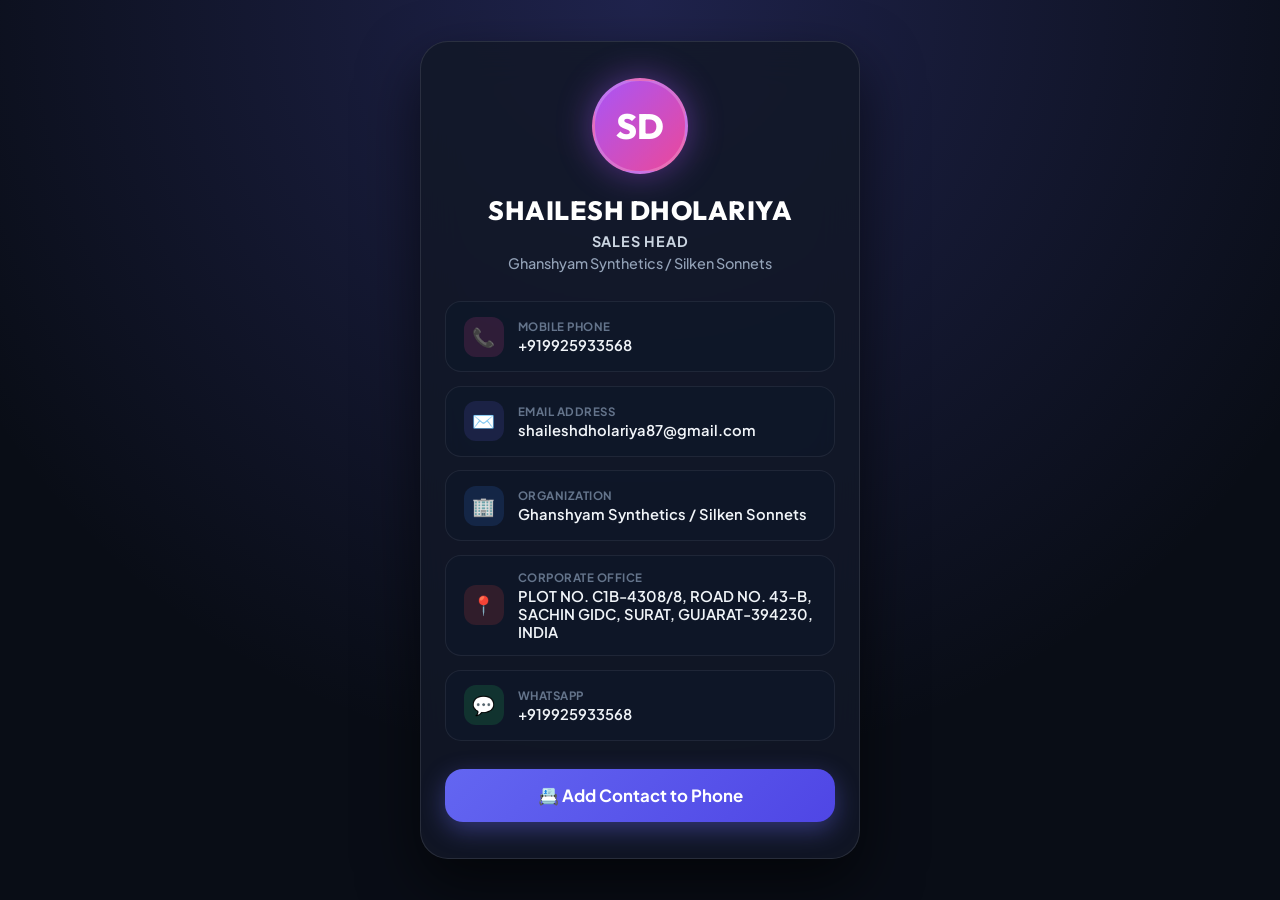
<file: shailesh/index.html>
<!DOCTYPE html>
<html lang="en">
<head>
    <meta charset="UTF-8">
    <meta name="viewport" content="width=device-width, initial-scale=1.0">
    <title>SHAILESH DHOLARIYA - Digital Business Card</title>
    <link href="https://fonts.googleapis.com/css2?family=Plus+Jakarta+Sans:wght@400;600;700;800&family=Outfit:wght@600;700;800&display=swap" rel="stylesheet">
    <style>
        * {
            margin: 0;
            padding: 0;
            box-sizing: border-box;
            font-family: 'Plus Jakarta Sans', sans-serif;
        }

        body {
            background-color: #090d16;
            color: #f8fafc;
            min-height: 100vh;
            display: flex;
            align-items: center;
            justify-content: center;
            padding: 1.5rem 1rem;
            background-image: radial-gradient(circle at 50% 0%, rgba(99, 102, 241, 0.25) 0%, transparent 70%);
        }

        .profile-card {
            background: rgba(18, 24, 39, 0.85);
            backdrop-filter: blur(20px);
            -webkit-backdrop-filter: blur(20px);
            border: 1px solid rgba(255, 255, 255, 0.1);
            border-radius: 28px;
            width: 100%;
            max-width: 440px;
            padding: 2.25rem 1.5rem;
            box-shadow: 0 25px 60px rgba(0, 0, 0, 0.6);
            text-align: center;
            animation: slideUp 0.4s ease-out;
        }

        @keyframes slideUp {
            from { opacity: 0; transform: translateY(20px); }
            to { opacity: 1; transform: translateY(0); }
        }

        .avatar-box {
            width: 96px;
            height: 96px;
            border-radius: 50%;
            background: linear-gradient(135deg, #a855f7, #ec4899);
            display: flex;
            align-items: center;
            justify-content: center;
            margin: 0 auto 1.25rem auto;
            font-family: 'Outfit', sans-serif;
            font-size: 2.2rem;
            font-weight: 800;
            color: #ffffff;
            box-shadow: 0 0 35px rgba(168, 85, 247, 0.45);
            border: 3px solid rgba(255, 255, 255, 0.2);
            object-fit: cover;
        }

        .profile-name {
            font-family: 'Outfit', sans-serif;
            font-size: 1.65rem;
            font-weight: 800;
            letter-spacing: 0.5px;
            margin-bottom: 0.3rem;
            color: #ffffff;
        }

        .profile-title {
            font-size: 0.9rem;
            color: #cbd5e1;
            font-weight: 700;
            margin-bottom: 0.25rem;
            text-transform: uppercase;
            letter-spacing: 0.8px;
        }

        .profile-org {
            font-size: 0.9rem;
            color: #94a3b8;
            margin-bottom: 1.75rem;
            font-weight: 500;
            line-height: 1.35;
        }

        .info-list {
            display: flex;
            flex-direction: column;
            gap: 0.85rem;
            margin-bottom: 1.75rem;
            text-align: left;
        }

        .info-item {
            background: rgba(15, 23, 42, 0.7);
            border: 1px solid rgba(255, 255, 255, 0.07);
            border-radius: 16px;
            padding: 0.9rem 1.1rem;
            display: flex;
            align-items: center;
            gap: 0.9rem;
            color: #f8fafc;
            text-decoration: none;
            transition: all 0.2s ease;
        }

        .info-item:hover {
            border-color: rgba(99, 102, 241, 0.4);
            background: rgba(99, 102, 241, 0.12);
            transform: translateY(-1px);
        }

        .info-icon {
            width: 40px;
            height: 40px;
            border-radius: 12px;
            background: rgba(99, 102, 241, 0.15);
            color: #818cf8;
            display: flex;
            align-items: center;
            justify-content: center;
            flex-shrink: 0;
            font-size: 1.15rem;
        }

        .info-label {
            font-size: 0.72rem;
            color: #64748b;
            font-weight: 700;
            text-transform: uppercase;
            letter-spacing: 0.5px;
            margin-bottom: 2px;
        }

        .info-value {
            font-size: 0.92rem;
            font-weight: 600;
            word-break: break-word;
            overflow-wrap: anywhere;
            color: #f1f5f9;
        }

        .btn-save {
            display: flex;
            align-items: center;
            justify-content: center;
            gap: 0.6rem;
            width: 100%;
            padding: 1rem 1.5rem;
            background: linear-gradient(135deg, #6366f1, #4f46e5);
            color: #ffffff;
            border: none;
            border-radius: 18px;
            font-size: 1.05rem;
            font-weight: 700;
            cursor: pointer;
            box-shadow: 0 8px 25px rgba(99, 102, 241, 0.4);
            transition: all 0.2s ease;
        }

        .btn-save:hover {
            transform: translateY(-2px);
            box-shadow: 0 12px 30px rgba(99, 102, 241, 0.6);
            background: linear-gradient(135deg, #4f46e5, #4338ca);
        }

        .btn-save:active {
            transform: translateY(0);
        }
    </style>
</head>
<body>

    <div class="profile-card">
        <div id="avatarContainer">
            <div class="avatar-box">SD</div>
        </div>
        <h1 class="profile-name" id="dispName">SHAILESH DHOLARIYA</h1>
        <p class="profile-title" id="dispTitle">SALES HEAD</p>
        <p class="profile-org" id="dispOrg">Ghanshyam Synthetics / Silken Sonnets</p>

        <div class="info-list">
            <a href="tel:+919925933568" class="info-item" id="itemPhone">
                <div class="info-icon" style="color:#ec4899; background:rgba(236,72,153,0.15);">📞</div>
                <div>
                    <div class="info-label">MOBILE PHONE</div>
                    <div class="info-value" id="valPhone">+919925933568</div>
                </div>
            </a>

            <a href="mailto:shaileshdholariya87@gmail.com" class="info-item" id="itemEmail">
                <div class="info-icon" style="color:#818cf8; background:rgba(99,102,241,0.15);">✉️</div>
                <div>
                    <div class="info-label">EMAIL ADDRESS</div>
                    <div class="info-value" id="valEmail">shaileshdholariya87@gmail.com</div>
                </div>
            </a>

            <div class="info-item" id="itemOrg">
                <div class="info-icon" style="color:#3b82f6; background:rgba(59,130,246,0.15);">🏢</div>
                <div>
                    <div class="info-label">ORGANIZATION</div>
                    <div class="info-value" id="valOrg">Ghanshyam Synthetics / Silken Sonnets</div>
                </div>
            </div>

            <a href="https://www.google.com/maps/search/?api=1&query=PLOT+NO.+C1B-4308%2F8%2C+ROAD+NO.+43-B%2C+SACHIN+GIDC%2C+SURAT%2C+GUJARAT-394230%2C+INDIA" target="_blank" class="info-item" id="itemAddr">
                <div class="info-icon" style="color:#ef4444; background:rgba(239,68,68,0.15);">📍</div>
                <div>
                    <div class="info-label">CORPORATE OFFICE</div>
                    <div class="info-value" id="valAddr">PLOT NO. C1B-4308/8, ROAD NO. 43-B, SACHIN GIDC, SURAT, GUJARAT-394230, INDIA</div>
                </div>
            </a>

            <a href="https://wa.me/919925933568" target="_blank" class="info-item" id="itemWa">
                <div class="info-icon" style="color:#25D366; background:rgba(37,211,102,0.15);">💬</div>
                <div>
                    <div class="info-label">WHATSAPP</div>
                    <div class="info-value" id="valWa">+919925933568</div>
                </div>
            </a>
        </div>

        <button class="btn-save" id="btnDownloadVCF">
            📇 Add Contact to Phone
        </button>
    </div>

    <script>
        // Default State
        var profileData = {
            fn: "SHAILESH DHOLARIYA",
            title: "SALES HEAD",
            org: "Ghanshyam Synthetics / Silken Sonnets",
            phone: "+919925933568",
            email: "shaileshdholariya87@gmail.com",
            addr: "PLOT NO. C1B-4308/8, ROAD NO. 43-B, SACHIN GIDC, SURAT, GUJARAT-394230, INDIA",
            wa: "919925933568"
        };

        function formatWhatsappUrl(numStr) {
            if (!numStr) return "https://wa.me/919925933568";
            var digits = numStr.replace(/\D/g, '');
            if (digits.length === 10) {
                digits = "91" + digits;
            }
            return "https://wa.me/" + digits;
        }

        function downloadVCard() {
            var phoneVal = profileData.phone.replace(/[^0-9+]/g, '');
            var waVal = formatWhatsappUrl(profileData.wa);
            var nameParts = profileData.fn.trim().split(/\s+/);
            var nProp = ";" + profileData.fn + ";;;";
            if (nameParts.length > 1) {
                var lastName = nameParts.pop();
                var firstName = nameParts.join(' ');
                nProp = lastName + ";" + firstName + ";;;";
            }
            var vcardLines = [
                "BEGIN:VCARD",
                "VERSION:3.0",
                "N:" + nProp,
                "FN:" + profileData.fn,
                "ORG:" + profileData.org,
                "TITLE:" + profileData.title,
                "TEL;TYPE=CELL:" + phoneVal,
                "EMAIL:" + (profileData.email || ""),
                "ADR;TYPE=WORK:;;" + profileData.addr + ";;;;",
                "URL;TYPE=WhatsApp:" + waVal,
                "END:VCARD"
            ];
            var vcardData = vcardLines.join("\r\n");

            var blob = new Blob([vcardData], { type: "text/vcard;charset=utf-8;" });
            var url = URL.createObjectURL(blob);
            var link = document.createElement('a');
            link.href = url;
            link.setAttribute('download', profileData.fn.toLowerCase().replace(/\s+/g, '_') + ".vcf");
            document.body.appendChild(link);
            link.click();
            document.body.removeChild(link);
            URL.revokeObjectURL(url);
        }

        // Add Contact Download Event Listener
        document.getElementById('btnDownloadVCF').addEventListener('click', downloadVCard);

        // Live Sync with Render backend (if available)
        (function syncFromRenderBackend() {
            var renderApiUrl = "https://qrforvcard.onrender.com/api/qrcodes";
            fetch(renderApiUrl, { mode: 'cors' })
                .then(function(res) { return res.json(); })
                .then(function(qrcodes) {
                    var target = qrcodes.find(function(q) {
                        return q.shortCode === "shailesh-card" || q.shortCode === "shailesh" || q.id === "qr-shailesh-card";
                    });
                    if (target && target.destinationUrl) {
                        parseAndApplyVCard(target.destinationUrl);
                    }
                })
                .catch(function(e) {
                    // Silently keep instant default state
                });
        })();

        function parseAndApplyVCard(rawVcard) {
            if (!rawVcard || !rawVcard.includes("VCARD")) return;

            var fnMatch = rawVcard.match(/FN:(.*)/i);
            if (fnMatch) profileData.fn = fnMatch[1].trim();

            var titleMatch = rawVcard.match(/TITLE:(.*)/i);
            if (titleMatch) profileData.title = titleMatch[1].trim();

            var orgMatch = rawVcard.match(/ORG:(.*)/i);
            if (orgMatch) profileData.org = orgMatch[1].trim();

            var phoneMatch = rawVcard.match(/TEL[^:]*:(.*)/i);
            if (phoneMatch) {
                var p = phoneMatch[1].trim();
                var pDigits = p.replace(/\D/g, '');
                if (pDigits.length === 10) p = "+91" + pDigits;
                profileData.phone = p;
            }

            var emailMatch = rawVcard.match(/EMAIL[^:]*:(.*)/i);
            if (emailMatch) profileData.email = emailMatch[1].trim();

            var addrMatch = rawVcard.match(/ADR;TYPE=WORK:(.*)/i);
            if (addrMatch) {
                var rawA = addrMatch[1].trim().replace(/^;+/, '').replace(/;+$/, '');
                var parts = rawA.split(';').map(function(s) { return s.trim(); }).filter(Boolean);
                profileData.addr = parts.join(', ');
            }

            var waMatch = rawVcard.match(/URL;TYPE=WhatsApp:(.*)/i);
            if (waMatch) profileData.wa = waMatch[1].trim();

            // Update DOM Elements
            document.getElementById('dispName').textContent = profileData.fn;
            document.getElementById('dispTitle').textContent = profileData.title;
            document.getElementById('dispOrg').textContent = profileData.org;
            document.getElementById('valPhone').textContent = profileData.phone;
            document.getElementById('itemPhone').href = "tel:" + profileData.phone;
            if (profileData.email) {
                document.getElementById('valEmail').textContent = profileData.email;
                document.getElementById('itemEmail').href = "mailto:" + profileData.email;
            }
            document.getElementById('valOrg').textContent = profileData.org;
            document.getElementById('valAddr').textContent = profileData.addr;
            document.getElementById('itemAddr').href = "https://www.google.com/maps/search/?api=1&query=" + encodeURIComponent(profileData.addr);
            document.getElementById('itemWa').href = formatWhatsappUrl(profileData.wa);
        }
    </script>
</body>
</html>
</file>
